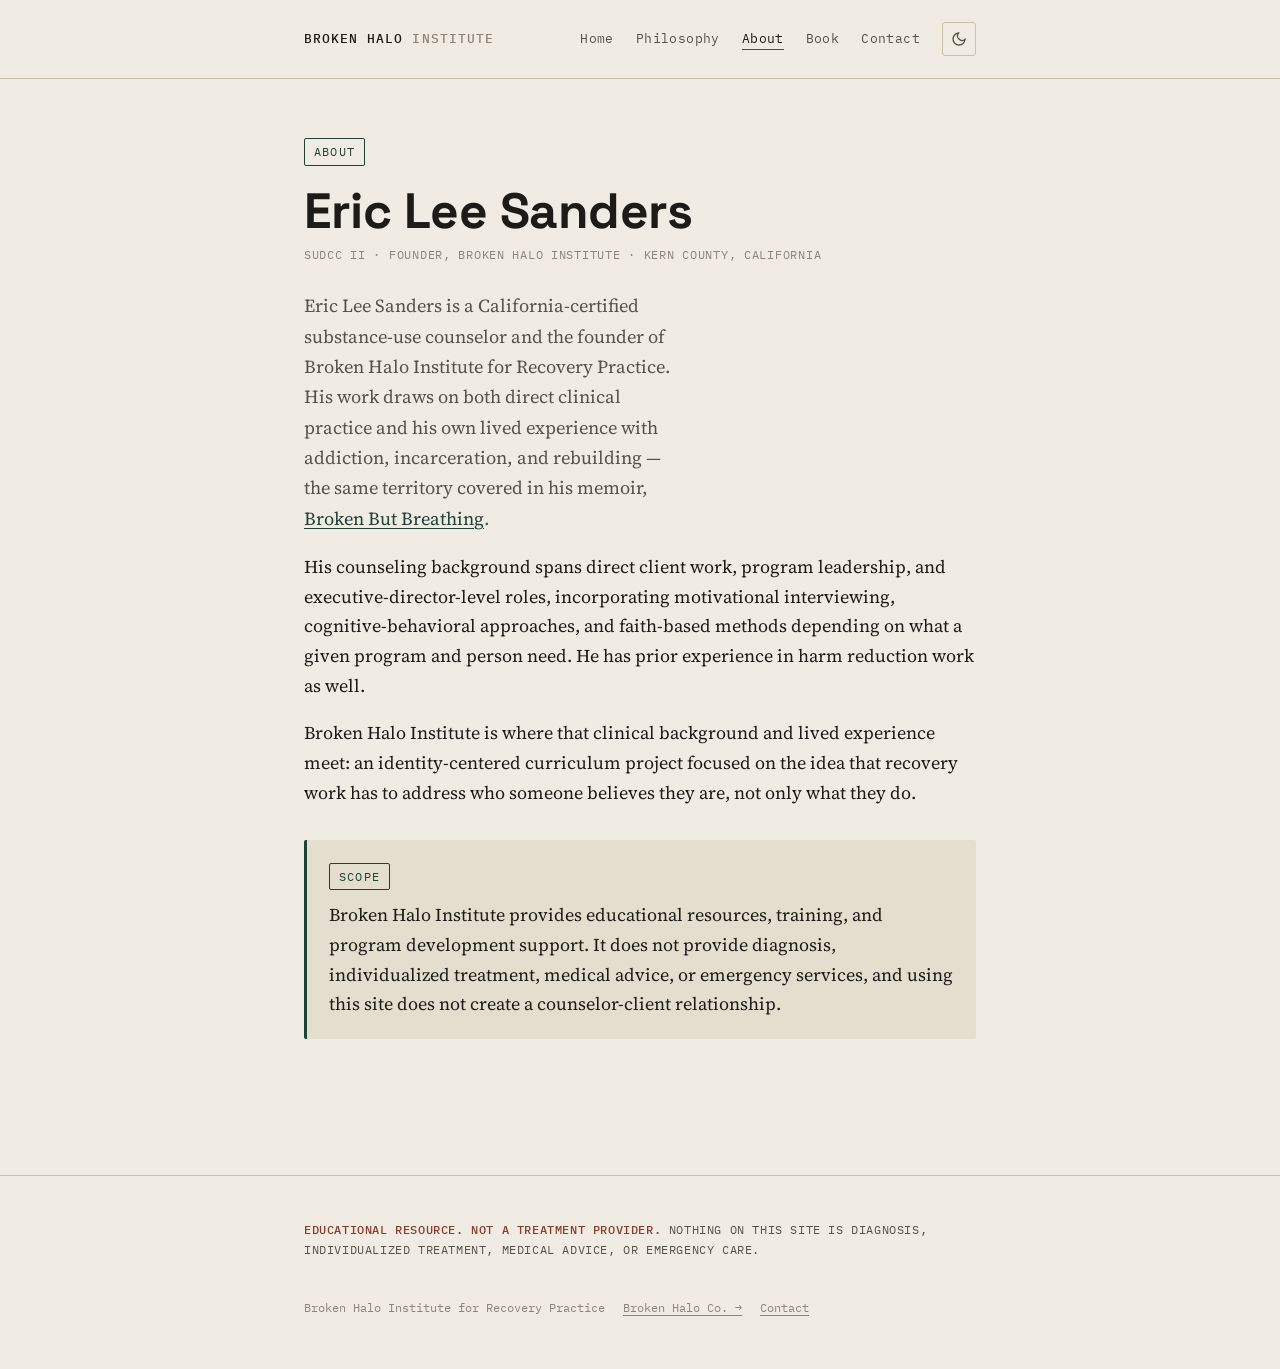
<file: about.html>
<!doctype html>
<html lang="en">
<head>
<meta charset="utf-8">
<meta name="viewport" content="width=device-width, initial-scale=1">
<title>About — Broken Halo Institute</title>
<meta name="description" content="Eric Lee Sanders, SUDCC II — founder of Broken Halo Institute for Recovery Practice.">
<link rel="canonical" href="https://brokenhaloco.org/about.html">
<meta name="robots" content="index,follow">
<meta property="og:type" content="website">
<meta property="og:site_name" content="Broken Halo Institute">
<meta property="og:title" content="About — Broken Halo Institute">
<meta property="og:description" content="Eric Lee Sanders, SUDCC II — founder of Broken Halo Institute for Recovery Practice.">
<meta property="og:url" content="https://brokenhaloco.org/about.html">
<meta property="og:image" content="https://thebrokenhaloco.com/book-cover-front.webp?v=20260723">
<meta property="og:image:alt" content="Broken But Breathing by Eric Lee Sanders — Broken Halo Institute">
<meta name="twitter:card" content="summary_large_image">
<meta name="twitter:title" content="About — Broken Halo Institute">
<meta name="twitter:description" content="Eric Lee Sanders, SUDCC II — founder of Broken Halo Institute for Recovery Practice.">
<meta name="twitter:image" content="https://thebrokenhaloco.com/book-cover-front.webp?v=20260723">
<script type="application/ld+json">
{"@context":"https://schema.org","@type":"Organization","@id":"https://brokenhaloco.org/#organization","name":"Broken Halo Institute","url":"https://brokenhaloco.org/","description":"Identity-centered recovery education and practical resources grounded in lived experience, clinical discipline, harm reduction, and accountability without humiliation."}
</script>
<link rel="stylesheet" href="style.css">
</head>
<body>

<header class="site">
  <div class="wrap">
    <a class="wordmark" href="index.html">Broken Halo <span>Institute</span></a>
    <div class="nav-group">
      <nav class="site" aria-label="Primary">
      <ul>
        <li><a href="index.html">Home</a></li>
        <li><a href="philosophy.html">Philosophy</a></li>
        <li><a href="about.html" aria-current="page">About</a></li>
        <li><a href="book.html">Book</a></li>
        <li><a href="contact.html">Contact</a></li>
      </ul>
    </nav>
      <button class="theme-toggle" type="button" data-theme-toggle aria-label="Switch color theme"></button>
    </div>
  </div>
</header>

<main>
  <div class="wrap prose">

    <span class="field-label">About</span>
    <h1 style="margin-bottom:8px;">Eric Lee Sanders</h1>
    <p class="credential">SUDCC II · Founder, Broken Halo Institute · Kern County, California</p>

    <p class="lede" style="margin-top:26px;">Eric Lee Sanders is a California-certified substance-use counselor and the founder of Broken Halo Institute for Recovery Practice. His work draws on both direct clinical practice and his own lived experience with addiction, incarceration, and rebuilding — the same territory covered in his memoir, <a href="book.html">Broken But Breathing</a>.</p>

    <p>His counseling background spans direct client work, program leadership, and executive-director-level roles, incorporating motivational interviewing, cognitive-behavioral approaches, and faith-based methods depending on what a given program and person need. He has prior experience in harm reduction work as well.</p>

    <p>Broken Halo Institute is where that clinical background and lived experience meet: an identity-centered curriculum project focused on the idea that recovery work has to address who someone believes they are, not only what they do.</p>

    <div class="panel">
      <span class="field-label">Scope</span>
      <p>Broken Halo Institute provides educational resources, training, and program development support. It does not provide diagnosis, individualized treatment, medical advice, or emergency services, and using this site does not create a counselor-client relationship.</p>
    </div>

  </div>
</main>

<footer class="site">
  <div class="wrap">
    <p class="boundary-line"><strong>Educational resource. Not a treatment provider.</strong> Nothing on this site is diagnosis, individualized treatment, medical advice, or emergency care.</p>
    <p class="footer-meta">
      <span>Broken Halo Institute for Recovery Practice</span>
      <a href="https://thebrokenhaloco.com" target="_blank" rel="noopener">Broken Halo Co. →</a>
      <a href="contact.html">Contact</a>
    </p>
  </div>
</footer>

<script src="site.js"></script>
</body>
</html>
</file>
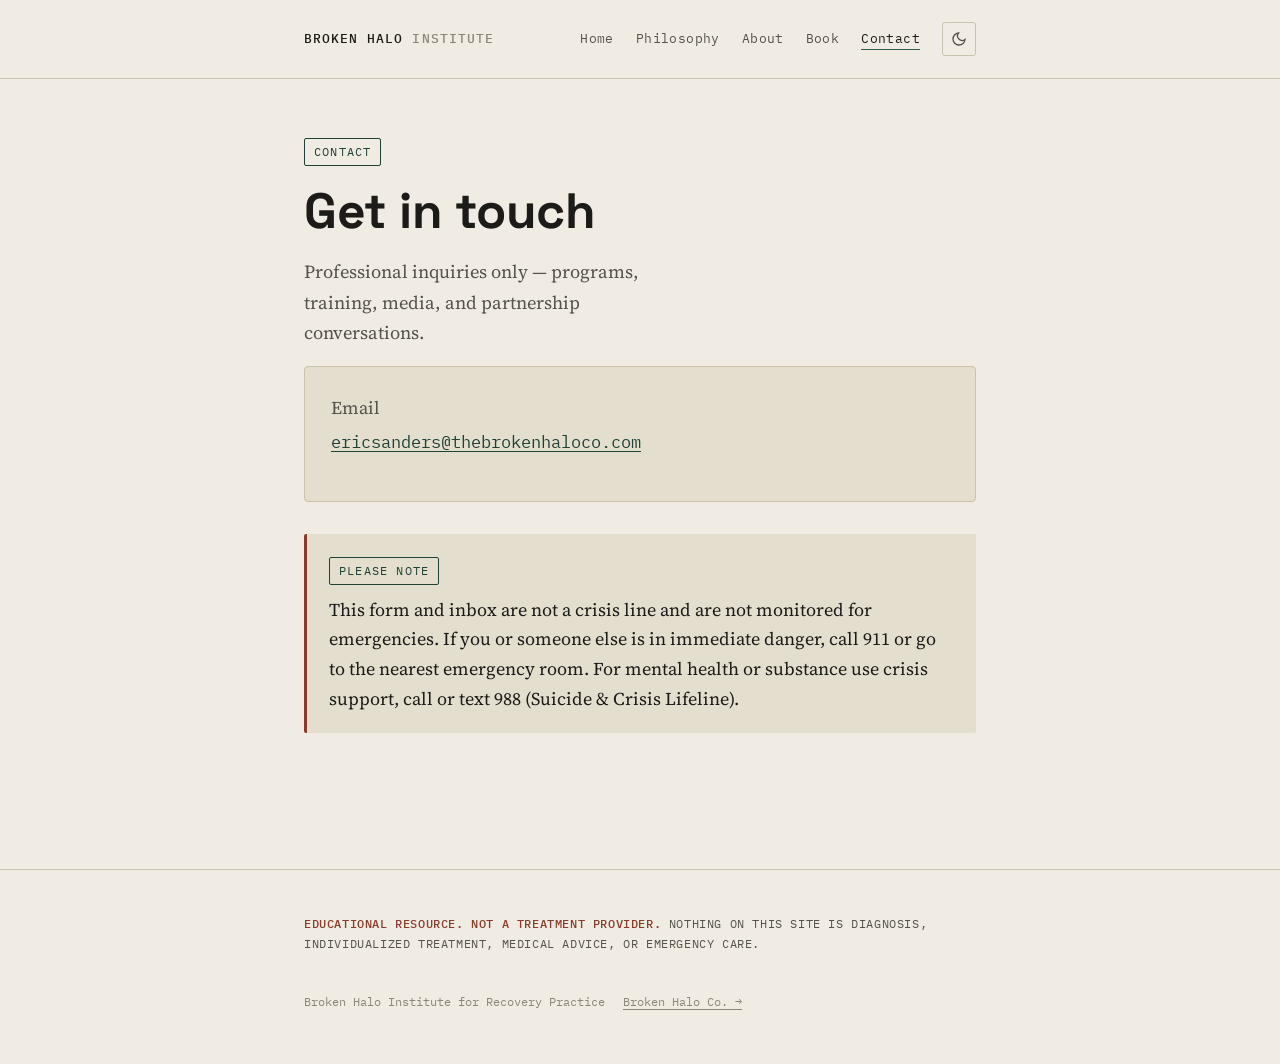
<file: contact.html>
<!doctype html>
<html lang="en">
<head>
<meta charset="utf-8">
<meta name="viewport" content="width=device-width, initial-scale=1">
<title>Contact — Broken Halo Institute</title>
<meta name="description" content="Professional inquiries for Broken Halo Institute for Recovery Practice.">
<link rel="canonical" href="https://brokenhaloco.org/contact.html">
<meta name="robots" content="index,follow">
<meta property="og:type" content="website">
<meta property="og:site_name" content="Broken Halo Institute">
<meta property="og:title" content="Contact — Broken Halo Institute">
<meta property="og:description" content="Professional inquiries for Broken Halo Institute for Recovery Practice.">
<meta property="og:url" content="https://brokenhaloco.org/contact.html">
<meta property="og:image" content="https://thebrokenhaloco.com/book-cover-front.webp?v=20260723">
<meta property="og:image:alt" content="Broken But Breathing by Eric Lee Sanders — Broken Halo Institute">
<meta name="twitter:card" content="summary_large_image">
<meta name="twitter:title" content="Contact — Broken Halo Institute">
<meta name="twitter:description" content="Professional inquiries for Broken Halo Institute for Recovery Practice.">
<meta name="twitter:image" content="https://thebrokenhaloco.com/book-cover-front.webp?v=20260723">
<script type="application/ld+json">
{"@context":"https://schema.org","@type":"Organization","@id":"https://brokenhaloco.org/#organization","name":"Broken Halo Institute","url":"https://brokenhaloco.org/","description":"Identity-centered recovery education and practical resources grounded in lived experience, clinical discipline, harm reduction, and accountability without humiliation."}
</script>
<link rel="stylesheet" href="style.css">
</head>
<body>

<header class="site">
  <div class="wrap">
    <a class="wordmark" href="index.html">Broken Halo <span>Institute</span></a>
    <div class="nav-group">
      <nav class="site" aria-label="Primary">
      <ul>
        <li><a href="index.html">Home</a></li>
        <li><a href="philosophy.html">Philosophy</a></li>
        <li><a href="about.html">About</a></li>
        <li><a href="book.html">Book</a></li>
        <li><a href="contact.html" aria-current="page">Contact</a></li>
      </ul>
    </nav>
      <button class="theme-toggle" type="button" data-theme-toggle aria-label="Switch color theme"></button>
    </div>
  </div>
</header>

<main>
  <div class="wrap prose">

    <span class="field-label">Contact</span>
    <h1 style="margin-bottom:20px;">Get in touch</h1>

    <p class="lede">Professional inquiries only — programs, training, media, and partnership conversations.</p>

    <div class="contact-block">
      <p style="margin:0 0 6px; color:var(--ink-soft);">Email</p>
      <p class="email"><a href="mailto:ericsanders@thebrokenhaloco.com">ericsanders@thebrokenhaloco.com</a></p>
    </div>

    <div class="panel warn" style="margin-top:32px;">
      <span class="field-label">Please note</span>
      <p>This form and inbox are not a crisis line and are not monitored for emergencies. If you or someone else is in immediate danger, call 911 or go to the nearest emergency room. For mental health or substance use crisis support, call or text 988 (Suicide &amp; Crisis Lifeline).</p>
    </div>

  </div>
</main>

<footer class="site">
  <div class="wrap">
    <p class="boundary-line"><strong>Educational resource. Not a treatment provider.</strong> Nothing on this site is diagnosis, individualized treatment, medical advice, or emergency care.</p>
    <p class="footer-meta">
      <span>Broken Halo Institute for Recovery Practice</span>
      <a href="https://thebrokenhaloco.com" target="_blank" rel="noopener">Broken Halo Co. →</a>
    </p>
  </div>
</footer>

<script src="site.js"></script>
</body>
</html>
</file>
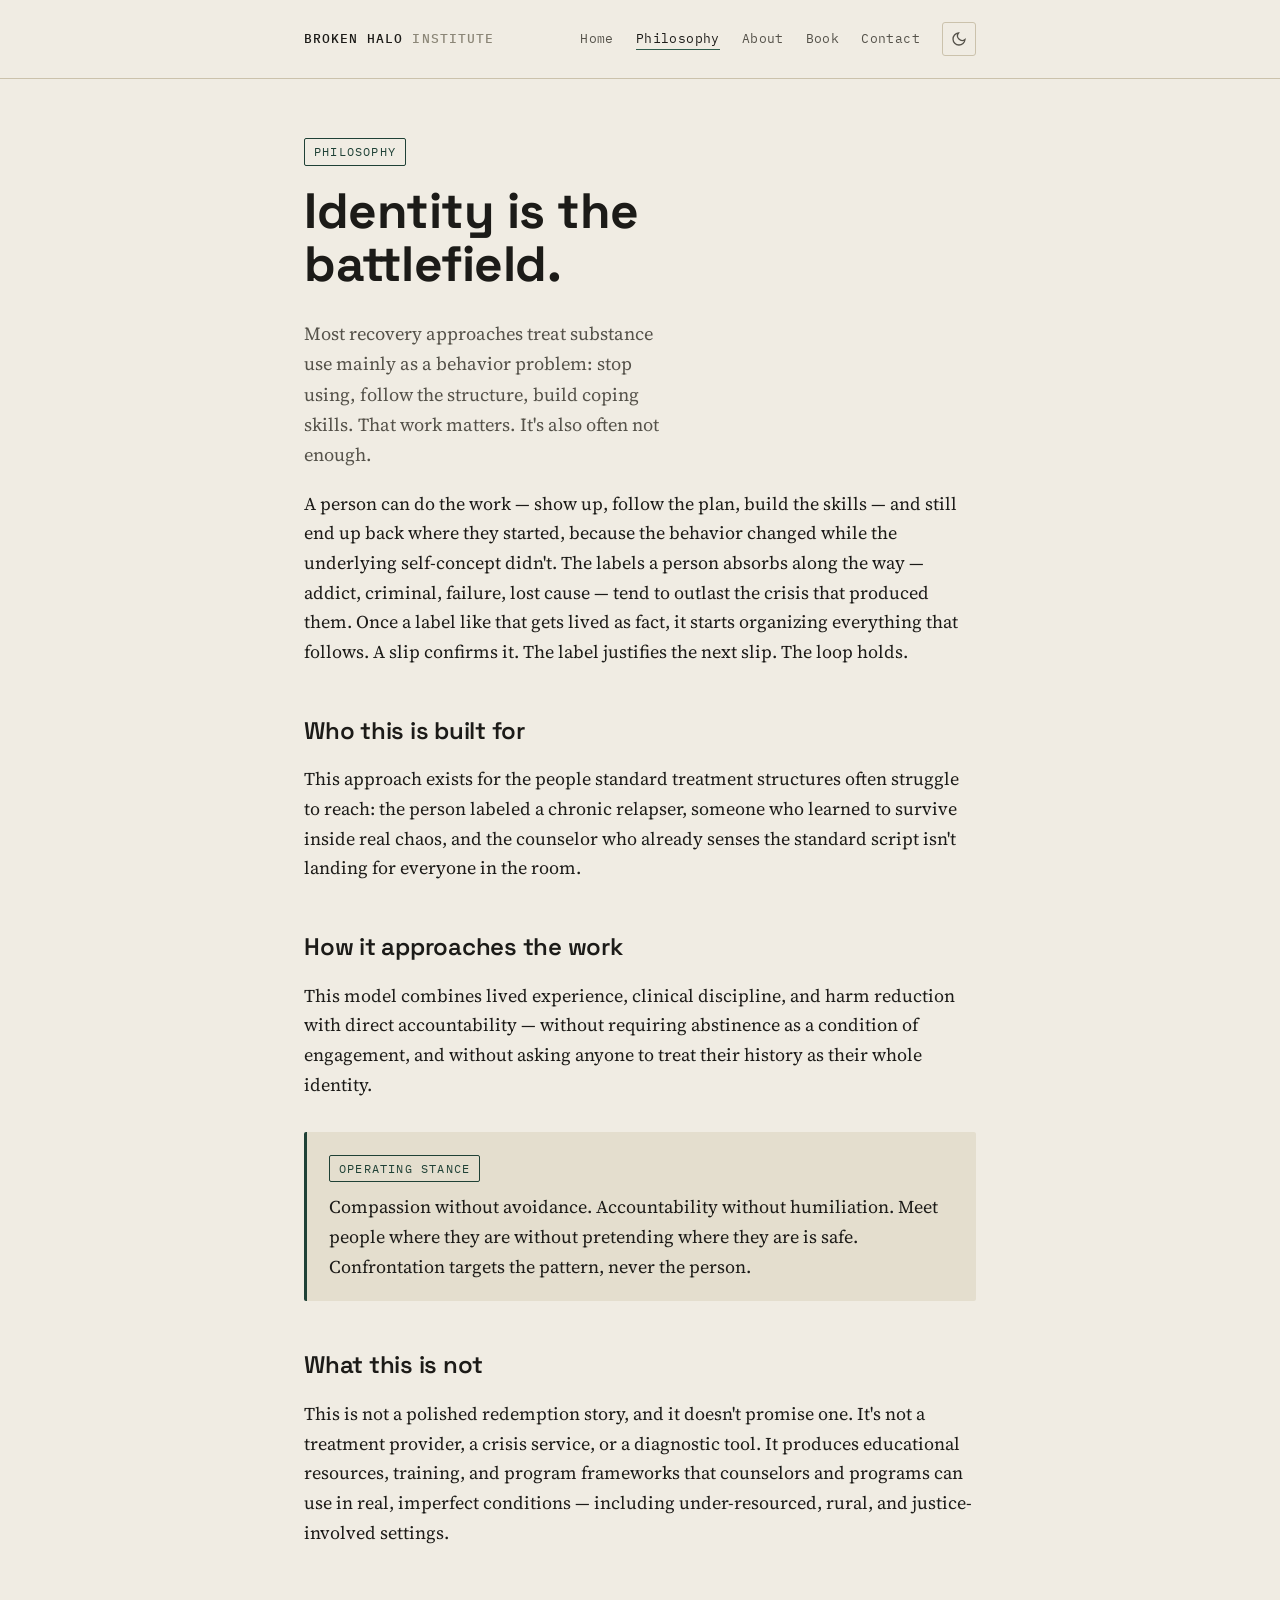
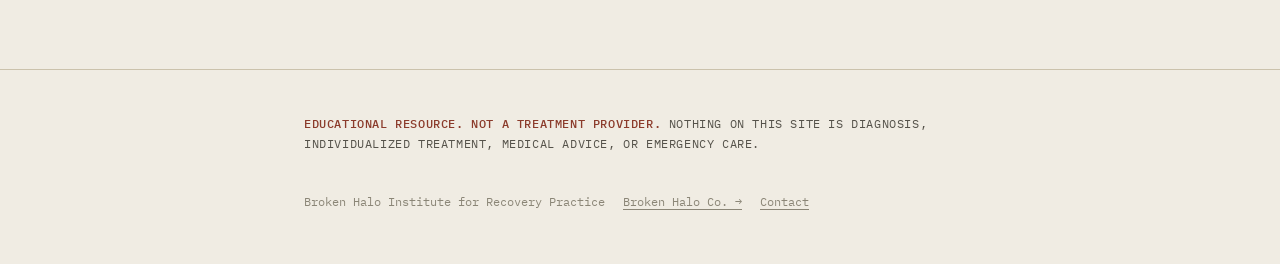
<file: philosophy.html>
<!doctype html>
<html lang="en">
<head>
<meta charset="utf-8">
<meta name="viewport" content="width=device-width, initial-scale=1">
<title>Philosophy — Broken Halo Institute</title>
<meta name="description" content="Identity is the battlefield: why behavior change without identity change tends not to hold, and how this model approaches that problem.">
<link rel="canonical" href="https://brokenhaloco.org/philosophy.html">
<meta name="robots" content="index,follow">
<meta property="og:type" content="website">
<meta property="og:site_name" content="Broken Halo Institute">
<meta property="og:title" content="Philosophy — Broken Halo Institute">
<meta property="og:description" content="Identity is the battlefield: why behavior change without identity change tends not to hold, and how this model approaches that problem.">
<meta property="og:url" content="https://brokenhaloco.org/philosophy.html">
<meta property="og:image" content="https://thebrokenhaloco.com/book-cover-front.webp?v=20260723">
<meta property="og:image:alt" content="Broken But Breathing by Eric Lee Sanders — Broken Halo Institute">
<meta name="twitter:card" content="summary_large_image">
<meta name="twitter:title" content="Philosophy — Broken Halo Institute">
<meta name="twitter:description" content="Identity is the battlefield: why behavior change without identity change tends not to hold, and how this model approaches that problem.">
<meta name="twitter:image" content="https://thebrokenhaloco.com/book-cover-front.webp?v=20260723">
<script type="application/ld+json">
{"@context":"https://schema.org","@type":"Organization","@id":"https://brokenhaloco.org/#organization","name":"Broken Halo Institute","url":"https://brokenhaloco.org/","description":"Identity-centered recovery education and practical resources grounded in lived experience, clinical discipline, harm reduction, and accountability without humiliation."}
</script>
<link rel="stylesheet" href="style.css">
</head>
<body>

<header class="site">
  <div class="wrap">
    <a class="wordmark" href="index.html">Broken Halo <span>Institute</span></a>
    <div class="nav-group">
      <nav class="site" aria-label="Primary">
      <ul>
        <li><a href="index.html">Home</a></li>
        <li><a href="philosophy.html" aria-current="page">Philosophy</a></li>
        <li><a href="about.html">About</a></li>
        <li><a href="book.html">Book</a></li>
        <li><a href="contact.html">Contact</a></li>
      </ul>
    </nav>
      <button class="theme-toggle" type="button" data-theme-toggle aria-label="Switch color theme"></button>
    </div>
  </div>
</header>

<main>
  <div class="wrap prose">

    <span class="field-label">Philosophy</span>
    <h1 style="margin-bottom:28px;">Identity is the battlefield.</h1>

    <p class="lede">Most recovery approaches treat substance use mainly as a behavior problem: stop using, follow the structure, build coping skills. That work matters. It's also often not enough.</p>

    <p>A person can do the work — show up, follow the plan, build the skills — and still end up back where they started, because the behavior changed while the underlying self-concept didn't. The labels a person absorbs along the way — addict, criminal, failure, lost cause — tend to outlast the crisis that produced them. Once a label like that gets lived as fact, it starts organizing everything that follows. A slip confirms it. The label justifies the next slip. The loop holds.</p>

    <h2>Who this is built for</h2>
    <p>This approach exists for the people standard treatment structures often struggle to reach: the person labeled a chronic relapser, someone who learned to survive inside real chaos, and the counselor who already senses the standard script isn't landing for everyone in the room.</p>

    <h2>How it approaches the work</h2>
    <p>This model combines lived experience, clinical discipline, and harm reduction with direct accountability — without requiring abstinence as a condition of engagement, and without asking anyone to treat their history as their whole identity.</p>

    <div class="panel">
      <span class="field-label">Operating stance</span>
      <p>Compassion without avoidance. Accountability without humiliation. Meet people where they are without pretending where they are is safe. Confrontation targets the pattern, never the person.</p>
    </div>

    <h2>What this is not</h2>
    <p>This is not a polished redemption story, and it doesn't promise one. It's not a treatment provider, a crisis service, or a diagnostic tool. It produces educational resources, training, and program frameworks that counselors and programs can use in real, imperfect conditions — including under-resourced, rural, and justice-involved settings.</p>

  </div>
</main>

<footer class="site">
  <div class="wrap">
    <p class="boundary-line"><strong>Educational resource. Not a treatment provider.</strong> Nothing on this site is diagnosis, individualized treatment, medical advice, or emergency care.</p>
    <p class="footer-meta">
      <span>Broken Halo Institute for Recovery Practice</span>
      <a href="https://thebrokenhaloco.com" target="_blank" rel="noopener">Broken Halo Co. →</a>
      <a href="contact.html">Contact</a>
    </p>
  </div>
</footer>

<script src="site.js"></script>
</body>
</html>
</file>
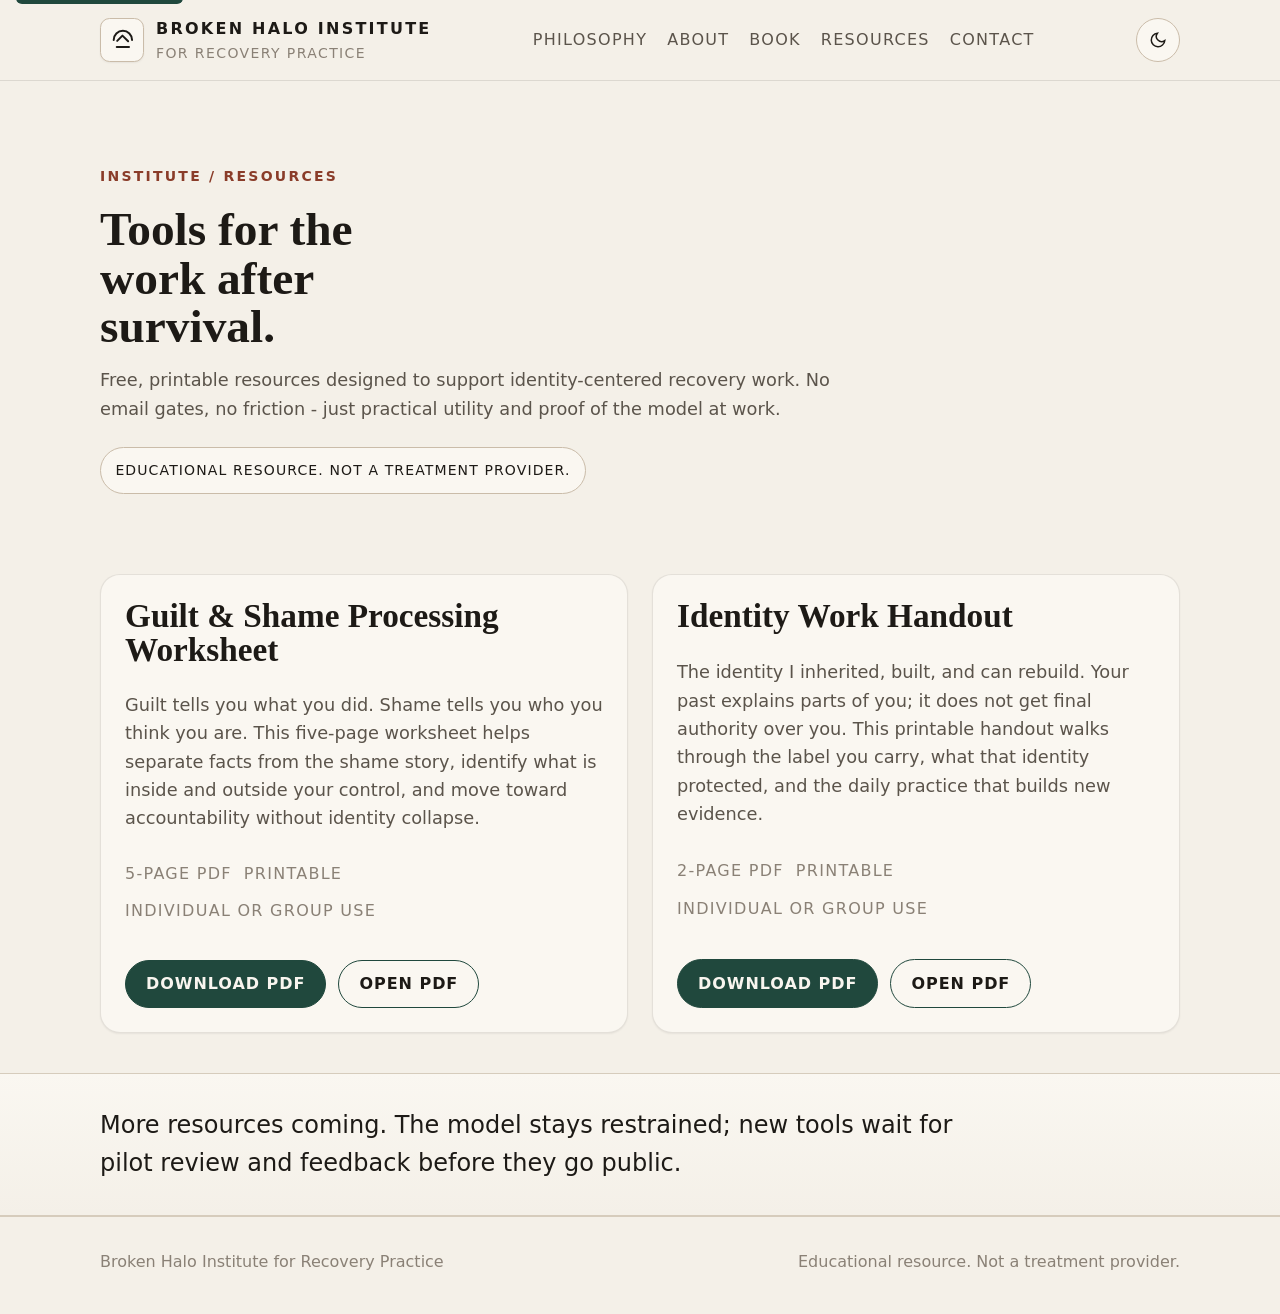
<file: resources.html>
<!doctype html>
<html lang="en">
<head>
  <meta charset="utf-8">
  <meta name="viewport" content="width=device-width, initial-scale=1">
  <title>Resources — Broken Halo Institute</title>
  <meta name="description" content="Educational resources and tools for identity-centered recovery practice.">
  <link rel="canonical" href="https://brokenhaloco.org/resources.html">
  <meta name="robots" content="index,follow">
  <meta property="og:type" content="website">
  <meta property="og:site_name" content="Broken Halo Institute">
  <meta property="og:title" content="Resources — Broken Halo Institute">
  <meta property="og:description" content="Educational resources and tools for identity-centered recovery practice.">
  <meta property="og:url" content="https://brokenhaloco.org/resources.html">
  <meta property="og:image" content="https://thebrokenhaloco.com/book-cover-front.webp?v=20260723">
  <meta property="og:image:alt" content="Broken But Breathing by Eric Lee Sanders — Broken Halo Institute">
  <meta name="twitter:card" content="summary_large_image">
  <meta name="twitter:title" content="Resources — Broken Halo Institute">
  <meta name="twitter:description" content="Educational resources and tools for identity-centered recovery practice.">
  <meta name="twitter:image" content="https://thebrokenhaloco.com/book-cover-front.webp?v=20260723">
  <script type="application/ld+json">
  {"@context":"https://schema.org","@type":"Organization","@id":"https://brokenhaloco.org/#organization","name":"Broken Halo Institute","url":"https://brokenhaloco.org/","description":"Identity-centered recovery education and practical resources grounded in lived experience, clinical discipline, harm reduction, and accountability without humiliation."}
  </script>
  <link href="https://api.fontshare.com/v2/css?f[]=general-sans@400,500,600,700&f[]=boska@400,500,700&display=swap" rel="stylesheet">
  <style>
    :root,[data-theme="light"]{
      --text-xs:clamp(.75rem,.72rem + .2vw,.875rem);--text-sm:clamp(.875rem,.84rem + .22vw,1rem);--text-base:clamp(1rem,.95rem + .2vw,1.125rem);--text-lg:clamp(1.125rem,1rem + .75vw,1.5rem);--text-xl:clamp(1.5rem,1.2rem + 1.1vw,2.2rem);--text-2xl:clamp(2rem,1.2rem + 2.2vw,3.5rem);
      --space-1:.25rem;--space-2:.5rem;--space-3:.75rem;--space-4:1rem;--space-5:1.25rem;--space-6:1.5rem;--space-8:2rem;--space-10:2.5rem;--space-12:3rem;--space-16:4rem;--space-20:5rem;
      --color-bg:#f4f0e8;--color-surface:#faf7f1;--color-surface-2:#efe8dc;--color-surface-offset:#e5dccd;--color-divider:#d6ccbc;--color-border:#cabca9;
      --color-text:#1d1a16;--color-text-muted:#5b544b;--color-text-faint:#8a8176;--color-text-inverse:#f8f5ef;
      --color-primary:#20483d;--color-primary-hover:#16362d;--color-primary-active:#0f2721;--color-primary-highlight:#dbe4de;--color-accent:#8a3c29;
      --radius-sm:.375rem;--radius-md:.6rem;--radius-lg:.9rem;--radius-xl:1.25rem;--radius-full:9999px;
      --shadow-sm:0 1px 2px rgba(20,18,14,.06);--shadow-md:0 8px 24px rgba(20,18,14,.08);--shadow-lg:0 18px 48px rgba(20,18,14,.12);
      --transition-interactive:180ms cubic-bezier(.16,1,.3,1);
      --content-default:1080px;--font-body:'General Sans', system-ui, sans-serif;--font-display:'Boska', Georgia, serif;
    }
    [data-theme="dark"]{
      --color-bg:#151310;--color-surface:#1a1714;--color-surface-2:#221d19;--color-surface-offset:#2b251f;--color-divider:#312a24;--color-border:#3a3129;
      --color-text:#ece2d6;--color-text-muted:#c1b5a7;--color-text-faint:#8c8175;--color-text-inverse:#181512;
      --color-primary:#6e9f8d;--color-primary-hover:#87b3a3;--color-primary-active:#97c2b2;--color-primary-highlight:#2b3430;--color-accent:#ca7b64;
      --shadow-sm:0 1px 2px rgba(0,0,0,.2);--shadow-md:0 8px 24px rgba(0,0,0,.3);--shadow-lg:0 18px 48px rgba(0,0,0,.42);
    }
    *,*::before,*::after{box-sizing:border-box;margin:0;padding:0}
    html{-webkit-text-size-adjust:none;text-size-adjust:none;scroll-behavior:smooth;scroll-padding-top:6rem}
    body{min-height:100dvh;line-height:1.6;font-family:var(--font-body);font-size:var(--text-base);color:var(--color-text);background:var(--color-bg)}
    img,svg{display:block;max-width:100%;height:auto} a{color:inherit;text-decoration:none} button{font:inherit;color:inherit;cursor:pointer;background:none;border:none}
    :focus-visible{outline:2px solid var(--color-primary);outline-offset:3px;border-radius:var(--radius-sm)}
    .skip-link{position:absolute;left:var(--space-4);top:-3rem;background:var(--color-primary);color:var(--color-text-inverse);padding:var(--space-3) var(--space-4);z-index:100;border-radius:var(--radius-sm)}
    .skip-link:focus-visible{top:var(--space-4)}
    .container{width:min(calc(100% - 2rem),var(--content-default));margin-inline:auto}
    .site-header{position:sticky;top:0;z-index:20;background:color-mix(in srgb,var(--color-bg) 90%, transparent);backdrop-filter:blur(12px);border-bottom:1px solid rgba(91,84,75,.15)}
    .header-inner{display:flex;align-items:center;justify-content:space-between;gap:var(--space-4);padding:var(--space-4) 0}
    .brand{display:flex;align-items:center;gap:var(--space-3)}
    .brand-mark{width:44px;height:44px;border:1px solid var(--color-border);border-radius:var(--radius-md);display:grid;place-items:center;background:var(--color-surface);box-shadow:var(--shadow-sm)}
    .brand-copy strong{display:block;font-size:var(--text-sm);letter-spacing:.14em;text-transform:uppercase}
    .brand-copy span{display:block;font-size:var(--text-xs);color:var(--color-text-faint);letter-spacing:.1em;text-transform:uppercase}
    nav{display:flex;gap:var(--space-5);flex-wrap:wrap}
    nav a{font-size:var(--text-sm);text-transform:uppercase;letter-spacing:.08em;color:var(--color-text-muted)}
    nav a:hover{color:var(--color-text)}
    .theme-toggle{min-width:44px;min-height:44px;border:1px solid var(--color-border);border-radius:var(--radius-full);display:grid;place-items:center;background:var(--color-surface)}
    .hero{padding:clamp(var(--space-12),9vw,var(--space-20)) 0 var(--space-10)}
    .eyebrow{display:inline-flex;align-items:center;gap:var(--space-2);font-size:var(--text-xs);font-weight:700;letter-spacing:.16em;text-transform:uppercase;color:var(--color-accent)}
    h1,h2{font-family:var(--font-display);line-height:1.02}
    h1{font-size:var(--text-2xl);max-width:12ch;margin-top:var(--space-4)}
    .hero p,.prose p,.card p{max-width:65ch;color:var(--color-text-muted)}
    .hero p{margin-top:var(--space-4)}
    .disclaimer{display:inline-flex;align-items:center;gap:var(--space-2);padding:.7rem .9rem;border:1px solid var(--color-border);border-radius:var(--radius-full);margin-top:var(--space-6);font-size:var(--text-xs);text-transform:uppercase;letter-spacing:.08em;background:var(--color-surface)}
    .section{padding:var(--space-10) 0}
    .section-head{display:grid;gap:var(--space-3);margin-bottom:var(--space-6)}
    .resource-card{background:var(--color-surface);border:1px solid rgba(91,84,75,.14);border-radius:var(--radius-xl);box-shadow:var(--shadow-sm);padding:var(--space-6);display:grid;gap:var(--space-4)}
    .resource-card h2{font-size:var(--text-xl);margin-bottom:var(--space-2)}
    .resource-card p{color:var(--color-text-muted)}
    .resource-meta{display:flex;flex-wrap:wrap;gap:var(--space-3);font-size:var(--text-sm);text-transform:uppercase;letter-spacing:.08em;color:var(--color-text-faint);margin-top:var(--space-3)}
    .actions{display:flex;gap:var(--space-3);flex-wrap:wrap;margin-top:var(--space-5)}
    .btn{display:inline-flex;align-items:center;justify-content:center;min-height:48px;padding:0 var(--space-5);border-radius:var(--radius-full);border:1px solid var(--color-primary);font-size:var(--text-sm);font-weight:700;letter-spacing:.06em;text-transform:uppercase;transition:all var(--transition-interactive)}
    .btn.primary{background:var(--color-primary);color:var(--color-text-inverse)} .btn.primary:hover{background:var(--color-primary-hover);transform:translateY(-1px)}
    .btn.secondary{background:transparent;color:var(--color-text)} .btn.secondary:hover{background:var(--color-surface-2)}
    .resources-grid{display:grid;grid-template-columns:repeat(auto-fit,minmax(320px,1fr));gap:var(--space-6)}
    .boundary{border-top:1px solid var(--color-divider);border-bottom:1px solid var(--color-divider);padding:var(--space-8) 0;background:linear-gradient(180deg,var(--color-surface) 0%,transparent 100%)}
    .boundary p{font-size:var(--text-lg);max-width:58ch}
    footer{padding:var(--space-8) 0 var(--space-10);border-top:1px solid var(--color-divider)}
    .footer-inner{display:flex;justify-content:space-between;gap:var(--space-4);flex-wrap:wrap;color:var(--color-text-faint);font-size:var(--text-sm)}
    @media (max-width:900px){nav{display:none}}
    @media (max-width:560px){.actions{flex-direction:column}.btn{width:100%}}
    @media (prefers-reduced-motion: reduce){html{scroll-behavior:auto}*,*::before,*::after{animation-duration:.01ms!important;animation-iteration-count:1!important;transition-duration:.01ms!important}}
  </style>
</head>
<body>
  <a class="skip-link" href="#main">Skip to content</a>
  <header class="site-header">
    <div class="container header-inner">
      <a class="brand" href="index.html" aria-label="Broken Halo Institute home">
        <span class="brand-mark" aria-hidden="true">
          <svg viewBox="0 0 64 64" width="28" height="28" fill="none" xmlns="http://www.w3.org/2000/svg">
            <path d="M13 32C13 20.402 22.402 11 34 11C45.598 11 55 20.402 55 32" stroke="currentColor" stroke-width="4.5" stroke-linecap="round"/>
            <path d="M20 48H48" stroke="currentColor" stroke-width="4.5" stroke-linecap="round"/>
            <path d="M21 34L33 22L46 35" stroke="currentColor" stroke-width="4.5" stroke-linecap="round" stroke-linejoin="round"/>
          </svg>
        </span>
        <span class="brand-copy"><strong>Broken Halo Institute</strong><span>For Recovery Practice</span></span>
      </a>
      <nav aria-label="Primary">
        <a href="index.html#philosophy">Philosophy</a>
        <a href="index.html#about">About</a>
        <a href="index.html#book">Book</a>
        <a href="resources.html">Resources</a>
        <a href="index.html#contact">Contact</a>
      </nav>
      <button class="theme-toggle" type="button" data-theme-toggle aria-label="Switch theme"></button>
    </div>
  </header>

  <main id="main">
    <section class="hero container">
      <div>
        <span class="eyebrow">Institute / Resources</span>
        <h1>Tools for the work after survival.</h1>
        <p>Free, printable resources designed to support identity-centered recovery work. No email gates, no friction - just practical utility and proof of the model at work.</p>
        <div class="disclaimer">Educational resource. Not a treatment provider.</div>
      </div>
    </section>

    <section class="section container">
      <div class="resources-grid">
        <article class="resource-card">
          <h2>Guilt & Shame Processing Worksheet</h2>
          <p>Guilt tells you what you did. Shame tells you who you think you are. This five-page worksheet helps separate facts from the shame story, identify what is inside and outside your control, and move toward accountability without identity collapse.</p>
          <div class="resource-meta">
            <span>5-page PDF</span>
            <span>Printable</span>
            <span>Individual or group use</span>
          </div>
          <div class="actions">
            <a class="btn primary" href="Broken_Halo_Guilt_and_Shame_Worksheet.pdf" download>Download PDF</a>
            <a class="btn secondary" href="Broken_Halo_Guilt_and_Shame_Worksheet.pdf" target="_blank" rel="noopener">Open PDF</a>
          </div>
        </article>
        <article class="resource-card">
          <h2>Identity Work Handout</h2>
          <p>The identity I inherited, built, and can rebuild. Your past explains parts of you; it does not get final authority over you. This printable handout walks through the label you carry, what that identity protected, and the daily practice that builds new evidence.</p>
          <div class="resource-meta">
            <span>2-page PDF</span>
            <span>Printable</span>
            <span>Individual or group use</span>
          </div>
          <div class="actions">
            <a class="btn primary" href="assets/downloads/Identity_Inherited_Built_Rebuild_v2.pdf" download>Download PDF</a>
            <a class="btn secondary" href="assets/downloads/Identity_Inherited_Built_Rebuild_v2.pdf" target="_blank" rel="noopener">Open PDF</a>
          </div>
        </article>
      </div>
    </section>

    <section class="boundary">
      <div class="container">
        <p>More resources coming. The model stays restrained; new tools wait for pilot review and feedback before they go public.</p>
      </div>
    </section>
  </main>

  <footer>
    <div class="container footer-inner">
      <p>Broken Halo Institute for Recovery Practice</p>
      <p>Educational resource. Not a treatment provider.</p>
    </div>
  </footer>

  <script>
    (function(){
      const root=document.documentElement,btn=document.querySelector('[data-theme-toggle]');
      let theme=window.matchMedia('(prefers-color-scheme: dark)').matches?'dark':'light';
      function icon(mode){return mode==='dark' ? '<svg width="18" height="18" viewBox="0 0 24 24" fill="none" stroke="currentColor" stroke-width="2" aria-hidden="true"><circle cx="12" cy="12" r="5"></circle><path d="M12 1v2M12 21v2M4.22 4.22l1.42 1.42M18.36 18.36l1.42 1.42M1 12h2M21 12h2M4.22 19.78l1.42-1.42M18.36 5.64l1.42-1.42"></path></svg>' : '<svg width="18" height="18" viewBox="0 0 24 24" fill="none" stroke="currentColor" stroke-width="2" aria-hidden="true"><path d="M21 12.79A9 9 0 1 1 11.21 3 7 7 0 0 0 21 12.79z"></path></svg>';}
      root.setAttribute('data-theme',theme);btn.innerHTML=icon(theme);
      btn.addEventListener('click',()=>{theme=theme==='dark'?'light':'dark';root.setAttribute('data-theme',theme);btn.innerHTML=icon(theme);});
    })();
  </script>
</body>
</html>
</file>
<file: style.css>
/* Broken Halo Institute for Recovery Practice
   Design system: quiet clinical field-manual — the visual register of the
   Institute's own doctrine documents (locked labels, boxed boundaries,
   version stamps) — not the streetwear brand's cyan/pink/black system. */

@import url('https://fonts.googleapis.com/css2?family=Space+Grotesk:wght@400;500;600;700&family=Source+Serif+4:opsz,wght@8..60,400;8..60,500;8..60,600&family=IBM+Plex+Mono:wght@400;500&display=swap');

:root{
  --paper:      #F0ECE3;
  --paper-deep: #E4DECE;
  --ink:        #1C1B18;
  --ink-soft:   #55524A;
  --ink-faint:  #8B8677;
  --evergreen:  #2E5C4C;
  --evergreen-deep: #1F4136;
  --stamp:      #8B3B2B;
  --rule:       #CBC2AC;
  --focus:      #1F4136;

  --display: 'Space Grotesk', system-ui, sans-serif;
  --body:    'Source Serif 4', Georgia, serif;
  --mono:    'IBM Plex Mono', ui-monospace, monospace;

  --card-bg: rgba(255,255,255,0.45);
  --max: 720px;
}

/* Dark mode — same field-manual identity, inverted. Evergreen and stamp
   both brighten so they still hit contrast on a dark ground; nothing
   about the structure or the labeling system changes, only the palette. */
[data-theme="dark"]{
  --paper:      #17140F;
  --paper-deep: #211C15;
  --ink:        #EDE7D9;
  --ink-soft:   #C3BBAA;
  --ink-faint:  #8C8474;
  --evergreen:  #6FA98F;
  --evergreen-deep: #8FC3AA;
  --stamp:      #D98A6C;
  --rule:       #352E23;
  --focus:      #8FC3AA;
  --card-bg: rgba(255,255,255,0.04);
}

*{ box-sizing:border-box; }

html{ scroll-behavior:smooth; color-scheme:light dark; }

body{
  margin:0;
  background:var(--paper);
  color:var(--ink);
  font-family:var(--body);
  font-size:18px;
  line-height:1.65;
  -webkit-font-smoothing:antialiased;
  transition:background 180ms ease, color 180ms ease;
}

@media (prefers-reduced-motion: reduce){
  html{ scroll-behavior:auto; }
  *{ animation-duration:0.001ms !important; animation-iteration-count:1 !important; transition-duration:0.001ms !important; }
}

a{ color:var(--evergreen-deep); text-decoration-thickness:1px; text-underline-offset:3px; }
a:hover{ color:var(--stamp); }
a:focus-visible, button:focus-visible{
  outline:2px solid var(--focus);
  outline-offset:3px;
  border-radius:2px;
}

img{ max-width:100%; display:block; }

/* ---------- layout shells ---------- */

.wrap{
  max-width:var(--max);
  margin:0 auto;
  padding:0 24px;
}

header.site{
  border-bottom:1px solid var(--rule);
  padding:22px 0;
}
header.site .wrap{
  display:flex;
  align-items:center;
  justify-content:space-between;
  gap:16px;
  flex-wrap:wrap;
}
.nav-group{
  display:flex;
  align-items:center;
  gap:22px;
  flex-wrap:wrap;
}
.wordmark{
  font-family:var(--mono);
  font-size:13px;
  letter-spacing:0.08em;
  text-transform:uppercase;
  color:var(--ink);
  text-decoration:none;
  font-weight:500;
}
.wordmark span{ color:var(--ink-faint); }

nav.site ul{
  list-style:none;
  display:flex;
  gap:22px;
  margin:0; padding:0;
  font-family:var(--mono);
  font-size:13px;
  letter-spacing:0.03em;
}
nav.site a{
  color:var(--ink-soft);
  text-decoration:none;
  padding-bottom:2px;
  border-bottom:1px solid transparent;
}
nav.site a:hover, nav.site a[aria-current="page"]{
  color:var(--ink);
  border-bottom-color:var(--evergreen);
}

.theme-toggle{
  width:34px;
  height:34px;
  display:inline-flex;
  align-items:center;
  justify-content:center;
  border:1px solid var(--rule);
  background:transparent;
  color:var(--ink-soft);
  border-radius:3px;
  cursor:pointer;
  padding:0;
  transition:border-color 150ms ease, color 150ms ease;
}
.theme-toggle svg{ width:16px; height:16px; }
.theme-toggle:hover{
  border-color:var(--evergreen-deep);
  color:var(--evergreen-deep);
}

main{ padding:56px 0 40px; }

footer.site{
  border-top:1px solid var(--rule);
  margin-top:64px;
  padding:32px 0 40px;
}
footer.site .wrap{
  display:flex;
  flex-direction:column;
  gap:14px;
}
.boundary-line{
  font-family:var(--mono);
  font-size:12px;
  letter-spacing:0.05em;
  text-transform:uppercase;
  color:var(--ink-soft);
}
.boundary-line strong{ color:var(--stamp); font-weight:500; }
.footer-meta{
  font-family:var(--mono);
  font-size:12px;
  color:var(--ink-faint);
  display:flex;
  gap:18px;
  flex-wrap:wrap;
}
.footer-meta a{ color:var(--ink-faint); }

/* ---------- eyebrow / field-label system ----------
   Every doctrine doc this site is built from labels its sections
   (SCOPE, POSITIONING, BOUNDARY). That labeling habit is the site's
   one recurring structural device — not decoration, a documented fact
   about how this material is actually written. */

.field-label{
  display:inline-block;
  font-family:var(--mono);
  font-size:12px;
  letter-spacing:0.1em;
  text-transform:uppercase;
  color:var(--evergreen-deep);
  border:1px solid var(--evergreen-deep);
  padding:3px 9px;
  border-radius:2px;
  margin-bottom:18px;
}

/* ---------- hero ---------- */

.hero{
  padding-bottom:8px;
  animation:rise 0.5s ease-out both;
}
@keyframes rise{
  from{ opacity:0; transform:translateY(8px); }
  to{ opacity:1; transform:translateY(0); }
}

h1{
  font-family:var(--display);
  font-weight:700;
  font-size:clamp(2.1rem, 5vw, 3.1rem);
  line-height:1.08;
  letter-spacing:-0.01em;
  margin:0 0 20px;
  max-width:14ch;
}
.lede{
  font-family:var(--body);
  font-size:1.28rem;
  color:var(--ink-soft);
  max-width:42ch;
  margin:0 0 8px;
}

/* ---------- stamp ---------- */

.stamp{
  display:inline-flex;
  align-items:center;
  gap:8px;
  border:1.5px solid var(--stamp);
  color:var(--stamp);
  font-family:var(--mono);
  font-size:12px;
  letter-spacing:0.06em;
  text-transform:uppercase;
  padding:9px 14px;
  border-radius:3px;
  transform:rotate(-1deg);
  margin:36px 0 4px;
}
.stamp::before{ content:"◆"; font-size:9px; }

/* ---------- what-this-is grid ---------- */

.definer{
  margin-top:48px;
  display:grid;
  gap:22px;
  border-top:1px solid var(--rule);
  padding-top:32px;
}
.definer h2{
  font-family:var(--mono);
  font-size:12px;
  letter-spacing:0.1em;
  text-transform:uppercase;
  color:var(--ink-faint);
  margin:0 0 6px;
  font-weight:500;
}
.definer p{ margin:0; color:var(--ink); }
.definer-row{ display:grid; grid-template-columns:1fr; gap:22px; }
@media (min-width:640px){
  .definer-row{ grid-template-columns:1fr 1fr; }
}

/* ---------- prose ---------- */

.prose h2{
  font-family:var(--display);
  font-weight:600;
  font-size:1.5rem;
  margin:44px 0 14px;
  letter-spacing:-0.01em;
}
.prose h2:first-child{ margin-top:0; }
.prose p{ margin:0 0 18px; }
.prose p.lede{ font-size:1.15rem; }

/* ---------- boundary panel (the signature callout box) ---------- */

.panel{
  background:var(--paper-deep);
  border-left:3px solid var(--evergreen-deep);
  padding:20px 22px;
  margin:32px 0;
  border-radius:2px;
}
.panel.warn{ border-left-color:var(--stamp); }
.panel .field-label{ margin-bottom:10px; }
.panel p{ margin:0; color:var(--ink); }
.panel p + p{ margin-top:10px; }

/* ---------- simple lists ---------- */

ul.plain{ padding-left:1.1em; margin:0 0 18px; }
ul.plain li{ margin-bottom:8px; }

/* ---------- cards (book / offer pathways) ---------- */

.card{
  border:1px solid var(--rule);
  border-radius:4px;
  padding:24px;
  margin:24px 0;
  background:var(--card-bg);
}
.card h3{
  font-family:var(--display);
  font-size:1.1rem;
  margin:0 0 8px;
}
.card p{ margin:0 0 14px; color:var(--ink-soft); }

.btn{
  display:inline-block;
  font-family:var(--mono);
  font-size:13px;
  letter-spacing:0.04em;
  text-transform:uppercase;
  color:var(--paper);
  background:var(--evergreen-deep);
  padding:11px 18px;
  border-radius:3px;
  text-decoration:none;
  border:1px solid var(--evergreen-deep);
}
.btn:hover{ background:var(--stamp); border-color:var(--stamp); color:var(--paper); }
.btn.ghost{
  background:transparent;
  color:var(--evergreen-deep);
}
.btn.ghost:hover{ color:var(--stamp); border-color:var(--stamp); background:transparent; }

/* ---------- contact ---------- */

.contact-block{
  margin-top:12px;
  padding:26px;
  border:1px solid var(--rule);
  border-radius:4px;
  background:var(--paper-deep);
}
.contact-block .email{
  font-family:var(--mono);
  font-size:1.05rem;
  color:var(--evergreen-deep);
  word-break:break-all;
}

/* ---------- credential line ---------- */

.credential{
  font-family:var(--mono);
  font-size:12px;
  letter-spacing:0.06em;
  text-transform:uppercase;
  color:var(--ink-faint);
  margin-top:6px;
}
</file>
